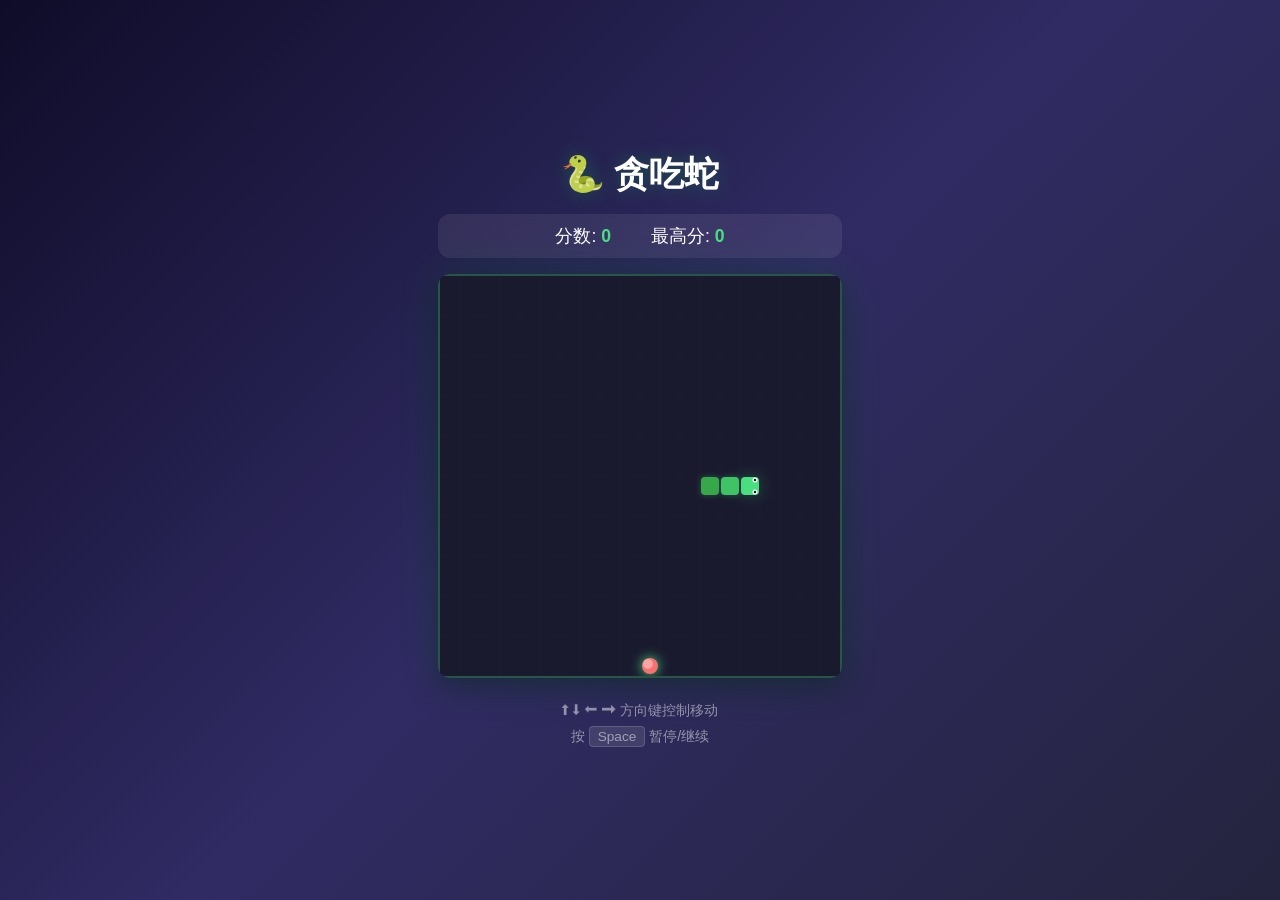
<file: game/snake/index.html>
<!DOCTYPE html>
<html lang="zh-CN">
<head>
    <meta charset="UTF-8">
    <meta name="viewport" content="width=device-width, initial-scale=1.0">
    <title>贪吃蛇 🐍</title>
    <link rel="stylesheet" href="style.css">
</head>
<body>
    <div class="container">
        <h1>🐍 贪吃蛇</h1>
        <div class="score-board">
            <span>分数: <strong id="score">0</strong></span>
            <span>最高分: <strong id="highScore">0</strong></span>
        </div>
        <div class="game-wrapper">
            <canvas id="gameCanvas" width="400" height="400"></canvas>
            <div id="overlay" class="overlay hidden">
                <div class="overlay-content">
                    <h2 id="overlayTitle">游戏结束</h2>
                    <p id="overlayMessage">得分: 0</p>
                    <button id="restartBtn">重新开始</button>
                </div>
            </div>
        </div>
        <div class="controls-info">
            <p>⬆ ⬇ ⬅ ➡ 方向键控制移动</p>
            <p>按 <kbd>Space</kbd> 暂停/继续</p>
        </div>
    </div>
    <script src="script.js"></script>
</body>
</html>
</file>
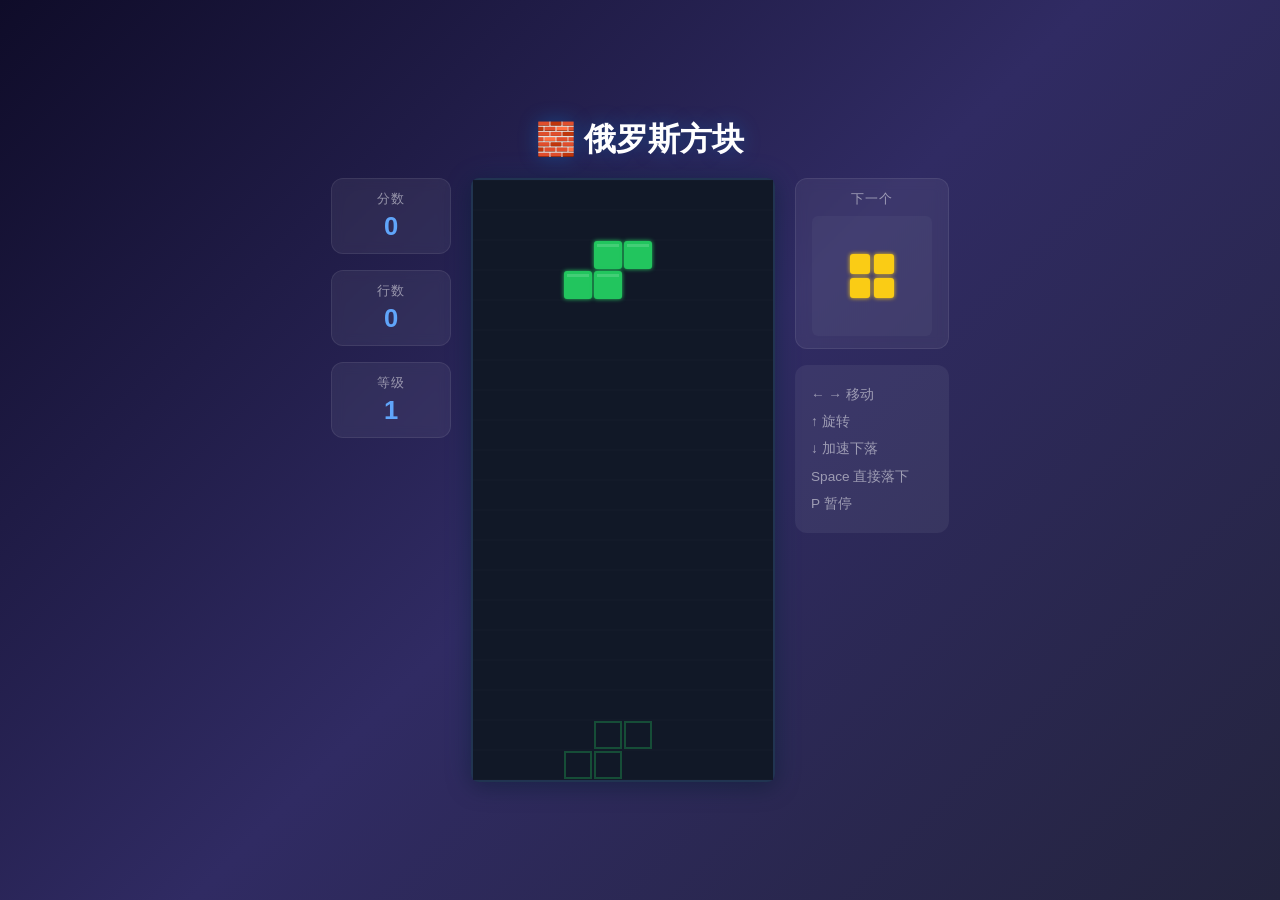
<file: game/tetris/index.html>
<!DOCTYPE html>
<html lang="zh-CN">
<head>
    <meta charset="UTF-8">
    <meta name="viewport" content="width=device-width, initial-scale=1.0">
    <title>俄罗斯方块 🧱</title>
    <link rel="stylesheet" href="style.css">
</head>
<body>
    <div class="container">
        <h1>🧱 俄罗斯方块</h1>
        <div class="game-area">
            <div class="left-panel">
                <div class="info-box">
                    <p class="label">分数</p>
                    <p class="value" id="score">0</p>
                </div>
                <div class="info-box">
                    <p class="label">行数</p>
                    <p class="value" id="lines">0</p>
                </div>
                <div class="info-box">
                    <p class="label">等级</p>
                    <p class="value" id="level">1</p>
                </div>
            </div>
            <div class="board-wrapper">
                <canvas id="gameCanvas" width="300" height="600"></canvas>
                <div id="overlay" class="overlay hidden">
                    <div class="overlay-content">
                        <h2 id="overlayTitle">💀 游戏结束</h2>
                        <p id="overlayMessage">得分: 0</p>
                        <button id="restartBtn">重新开始</button>
                    </div>
                </div>
            </div>
            <div class="right-panel">
                <div class="info-box">
                    <p class="label">下一个</p>
                    <canvas id="nextCanvas" width="120" height="120"></canvas>
                </div>
                <div class="controls-info">
                    <p>← → 移动</p>
                    <p>↑ 旋转</p>
                    <p>↓ 加速下落</p>
                    <p>Space 直接落下</p>
                    <p>P 暂停</p>
                </div>
            </div>
        </div>
    </div>
    <script src="script.js"></script>
</body>
</html>
</file>
<file: game/snake/style.css>
* { margin:0; padding:0; box-sizing:border-box; }
body { font-family:'Segoe UI','PingFang SC','Microsoft YaHei',sans-serif; background:linear-gradient(135deg,#0f0c29,#302b63,#24243e); min-height:100vh; display:flex; justify-content:center; align-items:center; color:#fff; }
.container { text-align:center; padding:20px; }
h1 { font-size:2.2rem; margin-bottom:16px; text-shadow:0 0 20px rgba(0,200,80,.3); }
.score-board { display:flex; justify-content:center; gap:40px; font-size:1.1rem; margin-bottom:16px; background:rgba(255,255,255,.08); padding:10px 24px; border-radius:12px; backdrop-filter:blur(6px); }
.score-board strong { color:#4ade80; }
.game-wrapper { position:relative; display:inline-block; border-radius:12px; overflow:hidden; box-shadow:0 0 40px rgba(0,200,80,.15),0 8px 32px rgba(0,0,0,.4); }
#gameCanvas { display:block; background:#1a1a2e; border:2px solid rgba(74,222,128,.3); }
.overlay { position:absolute; top:0; left:0; width:100%; height:100%; background:rgba(0,0,0,.75); display:flex; justify-content:center; align-items:center; backdrop-filter:blur(4px); transition:opacity .3s ease; }
.overlay.hidden { opacity:0; pointer-events:none; }
.overlay-content { background:rgba(30,30,60,.95); padding:36px 48px; border-radius:16px; border:1px solid rgba(74,222,128,.2); box-shadow:0 0 40px rgba(0,200,80,.1); }
.overlay-content h2 { font-size:2rem; margin-bottom:12px; color:#f87171; }
.overlay-content p { font-size:1.2rem; margin-bottom:24px; color:#d1d5db; }
#restartBtn { background:linear-gradient(135deg,#4ade80,#22c55e); color:#0f0c29; border:none; padding:12px 36px; font-size:1.1rem; font-weight:700; border-radius:8px; cursor:pointer; transition:transform .15s,box-shadow .15s; }
#restartBtn:hover { transform:translateY(-2px); box-shadow:0 6px 24px rgba(74,222,128,.4); }
.controls-info { margin-top:16px; color:rgba(255,255,255,.5); font-size:.9rem; line-height:1.8; }
.controls-info kbd { background:rgba(255,255,255,.1); padding:2px 8px; border-radius:4px; border:1px solid rgba(255,255,255,.15); font-family:inherit; font-size:.85rem; }
</file>
<file: game/tetris/style.css>
* { margin:0; padding:0; box-sizing:border-box; }
body { font-family:'Segoe UI','PingFang SC','Microsoft YaHei',sans-serif; background:linear-gradient(135deg,#0f0c29,#302b63,#24243e); min-height:100vh; display:flex; justify-content:center; align-items:center; color:#fff; }
.container { text-align:center; padding:20px; }
h1 { font-size:2rem; margin-bottom:16px; text-shadow:0 0 20px rgba(0,150,255,.3); }
.game-area { display:flex; justify-content:center; align-items:flex-start; gap:20px; }
.left-panel,.right-panel { display:flex; flex-direction:column; gap:16px; min-width:120px; }
.info-box { background:rgba(255,255,255,.06); border-radius:12px; padding:12px 16px; backdrop-filter:blur(6px); border:1px solid rgba(255,255,255,.08); }
.info-box .label { font-size:.8rem; color:rgba(255,255,255,.5); text-transform:uppercase; letter-spacing:1px; margin-bottom:4px; }
.info-box .value { font-size:1.6rem; font-weight:700; color:#60a5fa; }
.board-wrapper { position:relative; display:inline-block; border-radius:8px; overflow:hidden; box-shadow:0 0 30px rgba(0,150,255,.1),0 4px 24px rgba(0,0,0,.4); }
#gameCanvas { display:block; background:#111827; border:2px solid rgba(96,165,250,.2); }
#nextCanvas { display:block; background:rgba(255,255,255,.03); border-radius:6px; margin:8px auto 0; }
.overlay { position:absolute; top:0; left:0; width:100%; height:100%; background:rgba(0,0,0,.75); display:flex; justify-content:center; align-items:center; backdrop-filter:blur(4px); transition:opacity .3s ease; }
.overlay.hidden { opacity:0; pointer-events:none; }
.overlay-content { background:rgba(30,30,60,.95); padding:36px 48px; border-radius:16px; border:1px solid rgba(96,165,250,.2); box-shadow:0 0 40px rgba(0,150,255,.1); }
.overlay-content h2 { font-size:2rem; margin-bottom:12px; }
.overlay-content p { font-size:1.2rem; margin-bottom:24px; color:#d1d5db; }
#restartBtn { background:linear-gradient(135deg,#60a5fa,#3b82f6); color:#fff; border:none; padding:12px 36px; font-size:1.1rem; font-weight:700; border-radius:8px; cursor:pointer; transition:transform .15s,box-shadow .15s; }
#restartBtn:hover { transform:translateY(-2px); box-shadow:0 6px 24px rgba(96,165,250,.4); }
.controls-info { background:rgba(255,255,255,.06); border-radius:12px; padding:16px; font-size:.85rem; color:rgba(255,255,255,.5); line-height:2; text-align:left; }
</file>
